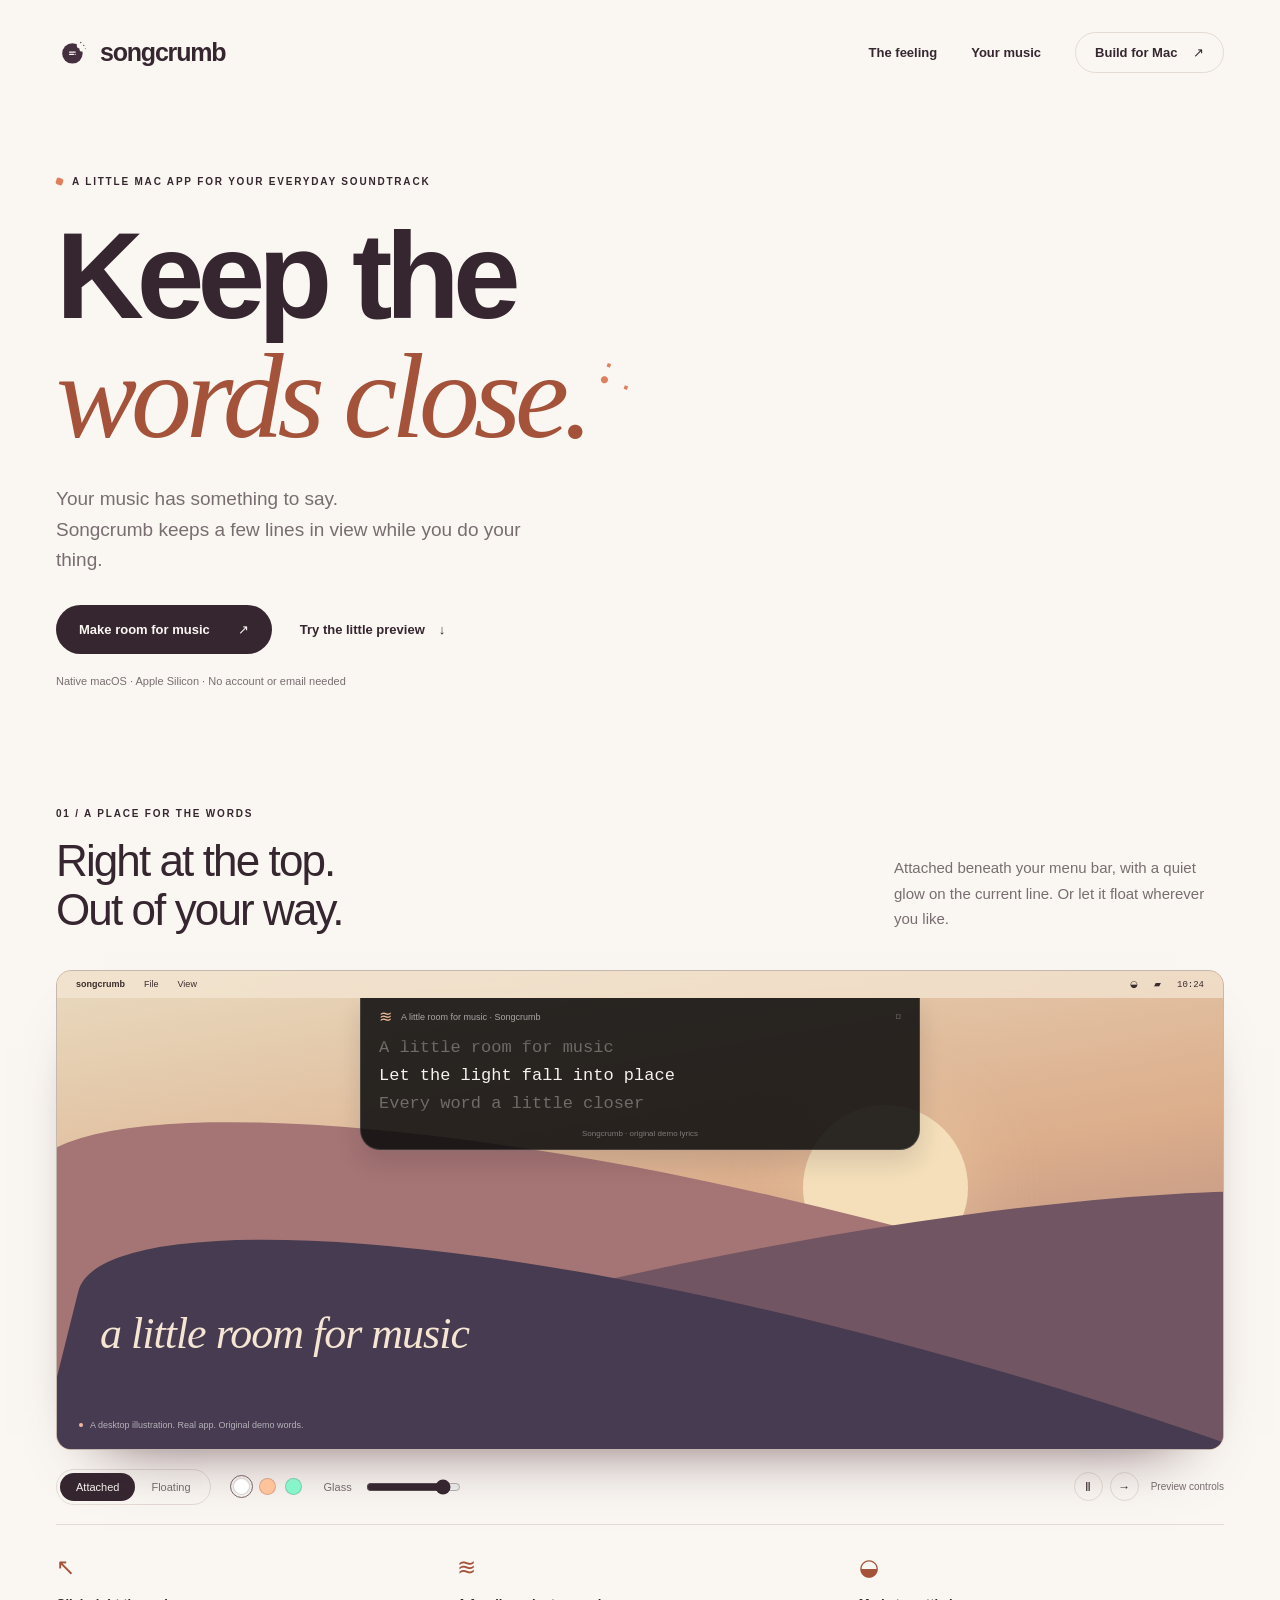
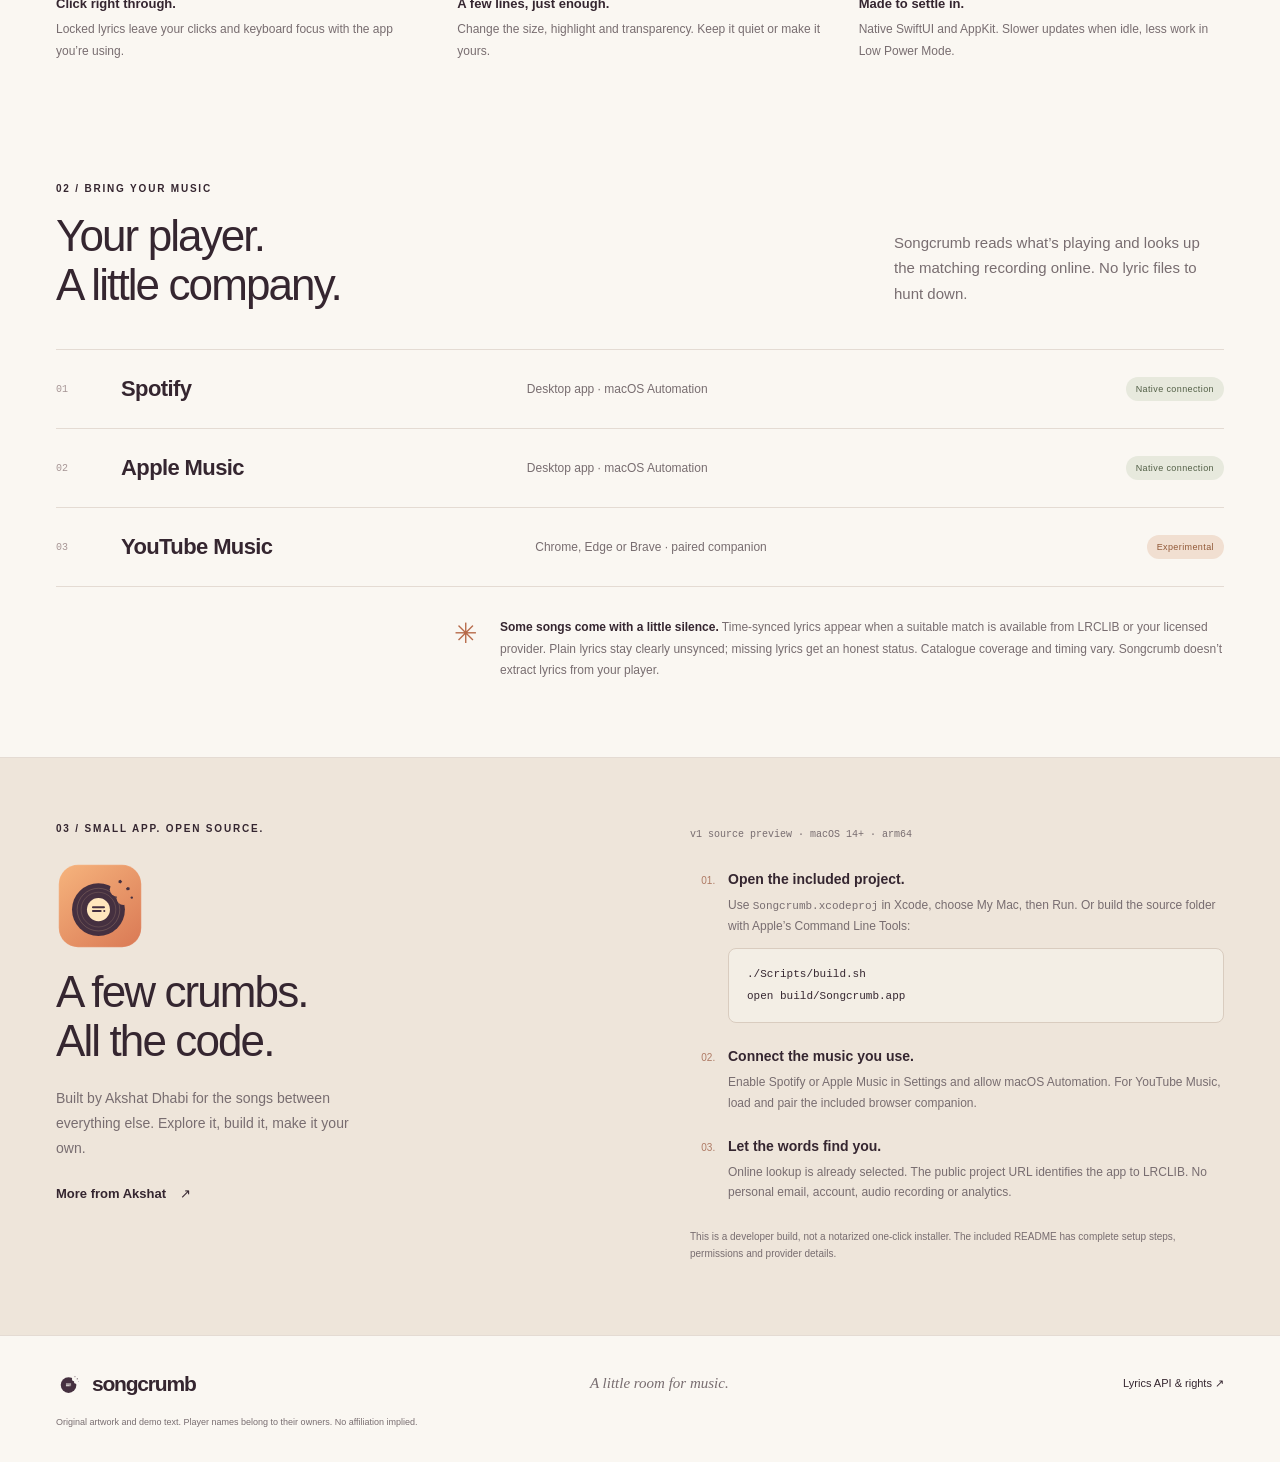
<file: docs/index.html>
<!doctype html>
<html lang="en">
<head>
<meta charset="utf-8"><meta name="viewport" content="width=device-width,initial-scale=1">
<meta name="theme-color" content="#faf7f2">
<meta name="description" content="Songcrumb is a native macOS lyrics overlay. A few words from your music, right beneath the menu bar.">
<title>Songcrumb — Keep the words close.</title>
<link rel="icon" href="assets/app-icon.svg" type="image/svg+xml"><link rel="stylesheet" href="styles.css">
<script src="demo.js" defer></script>
</head>
<body>
<a class="skip" href="#main">Skip to content</a>
<header class="nav wrap"><a class="brand" href="#" aria-label="Songcrumb home"><img src="assets/mark.svg" width="34" height="34" alt=""><span>songcrumb</span></a><nav aria-label="Main"><a href="#experience">The feeling</a><a href="#compatibility">Your music</a><a class="nav-build" href="#build">Build for Mac <span aria-hidden="true">↗</span></a></nav></header>
<main id="main">
<section class="hero wrap">
<div class="eyebrow"><span class="crumb-dot"></span> A little Mac app for your everyday soundtrack</div>
<h1>Keep the<br><em>words close.</em><span class="headline-crumbs" aria-hidden="true">·<br>• ·</span></h1>
<p>Your music has something to say.<br>Songcrumb keeps a few lines in view while you do your thing.</p>
<div class="hero-actions"><a class="button primary" href="#build">Make room for music <span aria-hidden="true">↗</span></a><a class="text-link" href="#experience">Try the little preview <span aria-hidden="true">↓</span></a></div>
<p class="fine">Native macOS · Apple Silicon · No account or email needed</p>
</section>
<section id="experience" class="experience wrap" aria-labelledby="experience-title">
<div class="section-heading"><div><span class="eyebrow">01 / A place for the words</span><h2 id="experience-title">Right at the top.<br>Out of your way.</h2></div><p>Attached beneath your menu bar, with a quiet glow on the current line. Or let it float wherever you like.</p></div>
<div class="desktop" id="desktop" role="img" aria-label="Illustrated desktop with an interactive Songcrumb overlay; original sample lyrics">
<div class="desktop-bar"><span class="desktop-app">songcrumb</span><span>File</span><span>View</span><span class="bar-right">◒ &nbsp; ▰ &nbsp; 10:24</span></div>
<div class="sky"><div class="sun"></div><div class="hill hill-one"></div><div class="hill hill-two"></div><div class="hill hill-three"></div><span class="wallpaper-caption">a little room for music</span></div>
<div class="lyric-panel" id="lyric-panel"><div class="panel-meta"><span class="quote" aria-hidden="true">≋</span><span>A little room for music · Songcrumb</span><span class="panel-lock" aria-hidden="true">⌑</span></div><div class="lyric-viewport"><div class="lyric-lines" id="lyric-lines"></div></div><div class="credit">Songcrumb · original demo lyrics</div></div>
<div class="desktop-note"><span class="desktop-dot"></span> A desktop illustration. Real app. Original demo words.</div>
</div>
<div class="demo-tools"><div class="segmented" aria-label="Preview position"><button type="button" data-mode="top" aria-pressed="true">Attached</button><button type="button" data-mode="floating" aria-pressed="false">Floating</button></div><div class="swatches" aria-label="Preview highlight"><button type="button" class="swatch white" data-color="white" aria-label="White highlight" aria-pressed="true"></button><button type="button" class="swatch peach" data-color="peach" aria-label="Peach highlight" aria-pressed="false"></button><button type="button" class="swatch mint" data-color="mint" aria-label="Mint highlight" aria-pressed="false"></button></div><label class="opacity">Glass <input id="opacity" type="range" min="25" max="95" value="86" aria-label="Preview backdrop opacity"></label><div class="demo-transport"><button type="button" id="play" aria-label="Pause demo animation">Ⅱ</button><button type="button" id="next" aria-label="Next demo lyric">→</button><span>Preview controls</span></div></div>
<div class="details-row"><p><span>↖</span><strong>Click right through.</strong> Locked lyrics leave your clicks and keyboard focus with the app you’re using.</p><p><span>≋</span><strong>A few lines, just enough.</strong> Change the size, highlight and transparency. Keep it quiet or make it yours.</p><p><span>◒</span><strong>Made to settle in.</strong> Native SwiftUI and AppKit. Slower updates when idle, less work in Low Power Mode.</p></div>
</section>
<section class="compatibility wrap" id="compatibility" aria-labelledby="music-title"><div class="section-heading"><div><span class="eyebrow">02 / Bring your music</span><h2 id="music-title">Your player.<br>A little company.</h2></div><p>Songcrumb reads what’s playing and looks up the matching recording online. No lyric files to hunt down.</p></div><div class="source-list"><div class="source"><span class="source-number">01</span><h3>Spotify</h3><p>Desktop app · macOS Automation</p><span class="source-tag">Native connection</span></div><div class="source"><span class="source-number">02</span><h3>Apple Music</h3><p>Desktop app · macOS Automation</p><span class="source-tag">Native connection</span></div><div class="source"><span class="source-number">03</span><h3>YouTube Music</h3><p>Chrome, Edge or Brave · paired companion</p><span class="source-tag beta">Experimental</span></div></div><div class="honest-note"><span aria-hidden="true">✳</span><p><strong>Some songs come with a little silence.</strong> Time-synced lyrics appear when a suitable match is available from LRCLIB or your licensed provider. Plain lyrics stay clearly unsynced; missing lyrics get an honest status. Catalogue coverage and timing vary. Songcrumb doesn’t extract lyrics from your player.</p></div></section>
<section class="build-section" id="build" aria-labelledby="build-title"><div class="wrap build-inner"><div class="build-copy"><span class="eyebrow">03 / Small app. Open source.</span><img src="assets/app-icon.svg" width="88" height="88" alt="Songcrumb’s bitten-record icon"><h2 id="build-title">A few crumbs.<br>All the code.</h2><p>Built by Akshat Dhabi for the songs between everything else. Explore it, build it, make it your own.</p><a class="text-link" href="https://github.com/akshatdhabi" rel="noopener noreferrer">More from Akshat <span aria-hidden="true">↗</span></a></div><div class="build-steps"><span class="release-note">v1 source preview · macOS 14+ · arm64</span><ol><li><strong>Open the included project.</strong><p>Use <code>Songcrumb.xcodeproj</code> in Xcode, choose My Mac, then Run. Or build the source folder with Apple’s Command Line Tools:</p><pre><code>./Scripts/build.sh
open build/Songcrumb.app</code></pre></li><li><strong>Connect the music you use.</strong><p>Enable Spotify or Apple Music in Settings and allow macOS Automation. For YouTube Music, load and pair the included browser companion.</p></li><li><strong>Let the words find you.</strong><p>Online lookup is already selected. The public project URL identifies the app to LRCLIB. No personal email, account, audio recording or analytics.</p></li></ol><p class="fine">This is a developer build, not a notarized one-click installer. The included README has complete setup steps, permissions and provider details.</p></div></div></section>
</main><footer class="wrap"><a class="brand" href="#"><img src="assets/mark.svg" width="26" height="26" alt=""><span>songcrumb</span></a><span>A little room for music.</span><a href="https://lrclib.net/docs" rel="noopener noreferrer">Lyrics API &amp; rights ↗</a><p>Original artwork and demo text. Player names belong to their owners. No affiliation implied.</p></footer>
</body></html>
</file>
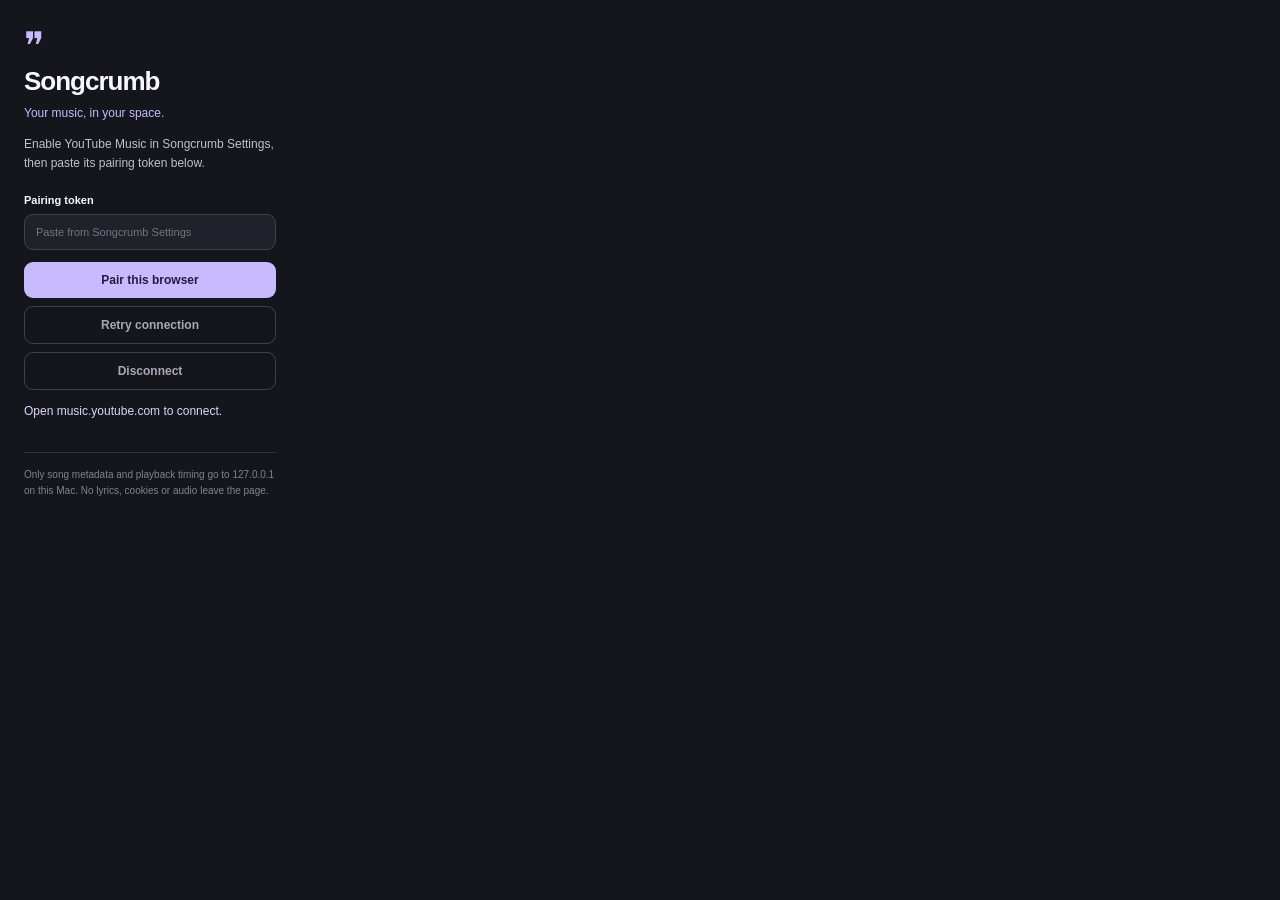
<file: YouTubeMusicCompanion/popup.html>
<!doctype html>
<html lang="en"><head><meta charset="utf-8"><title>Pair Songcrumb</title><link rel="stylesheet" href="popup.css"></head>
<body>
  <div class="mark">❞</div><h1>Songcrumb</h1><p class="tagline">Your music, in your space.</p>
  <p>Enable YouTube Music in Songcrumb Settings, then paste its pairing token below.</p>
  <label for="token">Pairing token</label>
  <input id="token" type="password" autocomplete="off" spellcheck="false" maxlength="64" placeholder="Paste from Songcrumb Settings">
  <button id="save">Pair this browser</button><button id="retry" class="secondary">Retry connection</button><button id="disconnect" class="secondary">Disconnect</button>
  <p id="status" role="status">Open music.youtube.com to connect.</p>
  <p class="privacy">Only song metadata and playback timing go to 127.0.0.1 on this Mac. No lyrics, cookies or audio leave the page.</p>
  <script src="popup.js"></script>
</body></html>
</file>
<file: docs/styles.css>
:root{--paper:#faf7f2;--ink:#352630;--muted:#786d70;--warm:#df805c;--line:#e4dbd3;--lyric:#f4f3ee;--glass:.86;font-family:-apple-system,BlinkMacSystemFont,"Segoe UI",sans-serif;color:var(--ink);background:var(--paper);font-synthesis:none;scroll-behavior:smooth}*{box-sizing:border-box}body{margin:0}a{color:inherit;text-decoration:none}button,input{font:inherit}button,a,input{touch-action:manipulation}a:focus-visible,button:focus-visible,input:focus-visible{outline:3px solid #a34e35;outline-offset:5px}button{cursor:pointer}a:hover{color:#a34e35}.wrap{max-width:1180px;width:calc(100% - 112px);margin-inline:auto}.nav{height:104px;display:flex;align-items:center;justify-content:space-between}.brand{display:flex;align-items:center;gap:10px;font-size:25px;font-weight:730;letter-spacing:-1.2px}.brand img{object-fit:contain}.nav nav{display:flex;align-items:center;gap:34px;font-size:13px;font-weight:550}.nav-build{border:1px solid var(--line);padding:12px 19px;border-radius:99px}.nav-build span{margin-left:12px}.hero{padding:72px 0 76px;position:relative}.eyebrow{font-size:10px;letter-spacing:1.8px;text-transform:uppercase;font-weight:650;display:block}.hero .eyebrow{display:flex;align-items:center;gap:9px}.crumb-dot{width:7px;height:7px;background:var(--warm);border-radius:2px;transform:rotate(18deg)}h1{font-size:clamp(72px,9.5vw,130px);font-weight:550;line-height:.98;letter-spacing:-7px;margin:30px 0 28px;position:relative;max-width:900px}h1 em{font-family:Georgia,"Times New Roman",serif;font-weight:400;letter-spacing:-6px;color:#a4523a}h1 .headline-crumbs{display:inline-block;font-size:25px;letter-spacing:4px;line-height:15px;vertical-align:top;transform:rotate(20deg);color:var(--warm);margin:26px 0 0 15px}.hero>p:not(.fine){font-size:19px;line-height:1.6;color:var(--muted);max-width:480px}.hero-actions{display:flex;align-items:center;gap:28px;margin:30px 0 18px}.button{padding:17px 23px;border-radius:99px;font-size:13px;font-weight:600;display:inline-flex;align-items:center;gap:28px}.primary{background:var(--ink);color:var(--paper)}.primary:hover{background:#59404c;color:#fff}.text-link{font-size:13px;font-weight:600;display:inline-flex;gap:14px;align-items:center}.fine{font-size:11px;line-height:1.7;color:var(--muted)}.section-heading{display:flex;justify-content:space-between;align-items:flex-end;gap:60px;margin-bottom:35px}h2{font-size:44px;line-height:1.12;letter-spacing:-1.9px;font-weight:520;margin:17px 0 0}.section-heading>p{font-size:15px;line-height:1.7;color:var(--muted);max-width:330px;margin:0 0 3px}.experience{padding:30px 0 90px}.desktop{height:480px;border:1px solid #c5b8ae;border-radius:15px;overflow:hidden;position:relative;isolation:isolate;box-shadow:0 32px 65px -47px #4e2b35;background:#e0b894}.desktop-bar{height:27px;position:relative;z-index:2;background:#f5e7d5b5;backdrop-filter:blur(16px);display:flex;align-items:center;gap:19px;padding:0 19px;font-size:9px;color:#392d2d}.desktop-app{font-weight:700}.bar-right{margin-left:auto;font-family:ui-monospace,monospace;font-size:9px}.sky{position:absolute;inset:0;overflow:hidden;background:linear-gradient(170deg,#e8d6ba 5%,#dcae8c 50%,#9e777d 100%)}.sun{position:absolute;width:165px;height:165px;background:#f4dfba;border-radius:50%;left:64%;top:28%;box-shadow:0 0 90px #ffe6bb60}.hill{position:absolute;width:150%;height:75%;border-radius:50% 70% 0 0;bottom:-31%;left:-22%;transform:rotate(-12deg)}.hill-one{background:#a57474;bottom:-28%;left:-5%;transform:rotate(13deg)}.hill-two{background:#725563;bottom:-37%;transform:rotate(-14deg)}.hill-three{background:#463b50;bottom:-55%;left:-1%;transform:rotate(14deg)}.wallpaper-caption{position:absolute;bottom:90px;left:43px;z-index:1;color:#f5e5d2;font-family:Georgia,serif;font-style:italic;font-size:clamp(23px,4vw,44px);letter-spacing:-1px}.lyric-panel{position:absolute;top:27px;left:50%;transform:translateX(-50%);width:min(560px,85%);height:152px;background:rgba(10,10,11,var(--glass));border:1px solid #ffffff24;border-top:0;border-radius:0 0 20px 20px;box-shadow:0 12px 25px #1c132322;color:#fff;padding:12px 18px 9px;display:flex;flex-direction:column;transition:top .5s,border-radius .5s,background .2s;--lyric:#f4f3ee}.lyric-panel.floating{top:220px;border-radius:23px;border-top:1px solid #ffffff24}.panel-meta{display:flex;align-items:center;font-size:9px;color:#fff9;gap:9px;line-height:14px;white-space:nowrap}.panel-meta>span:nth-child(2){overflow:hidden;text-overflow:ellipsis}.quote{color:#f3be9b;font-size:16px}.panel-lock{margin-left:auto;color:#fff6}.lyric-viewport{overflow:hidden;position:relative;flex:1;mask-image:linear-gradient(transparent,#000 20%,#000 80%,transparent);margin:3px 0}.lyric-lines{position:absolute;inset:0 0 auto;font-family:ui-monospace,SFMono-Regular,Menlo,Monaco,Consolas,monospace;transition:transform .45s ease-in-out}.lyric-lines p{height:28px;line-height:28px;font-size:17px;font-weight:400;margin:0;color:#ffffff55;white-space:nowrap;overflow:hidden;text-overflow:ellipsis}.lyric-lines p.active{color:var(--lyric);font-weight:500}.credit{font-size:8px;color:#fff6;text-align:center;line-height:12px}.desktop-note{position:absolute;bottom:19px;left:22px;font-size:9px;color:#fff9;display:flex;align-items:center;gap:7px}.desktop-dot{height:4px;width:4px;border-radius:50%;background:#f3b99c}.demo-tools{display:flex;align-items:center;gap:22px;padding:19px 0;border-bottom:1px solid var(--line);flex-wrap:wrap}.segmented{display:flex;border:1px solid var(--line);border-radius:99px;padding:3px}.segmented button{border:0;background:transparent;padding:8px 16px;border-radius:99px;font-size:11px;color:var(--muted)}.segmented button[aria-pressed=true]{background:var(--ink);color:var(--paper)}.swatches{display:flex;gap:9px}.swatch{width:17px;height:17px;border-radius:50%;border:1px solid #37263133;position:relative}.swatch[aria-pressed=true]:after{content:"";position:absolute;inset:-4px;border:1px solid #78646a;border-radius:50%}.white{background:#fff}.peach{background:#ffc39b}.mint{background:#87f5c9}.opacity{display:flex;align-items:center;gap:12px;font-size:11px;color:var(--muted)}.opacity input{width:95px;accent-color:var(--ink)}.demo-transport{display:flex;align-items:center;gap:7px;margin-left:auto}.demo-transport button{background:none;border:1px solid var(--line);width:29px;height:29px;border-radius:50%;color:var(--ink);font-size:12px}.demo-transport span{font-size:10px;color:var(--muted);margin-left:5px}.details-row{display:grid;grid-template-columns:repeat(3,1fr);gap:36px;margin-top:22px}.details-row p{font-size:12px;line-height:1.8;color:var(--muted);margin:0}.details-row strong{display:block;color:var(--ink);font-size:13px;font-weight:600;margin:4px 0}.details-row p>span{font-size:23px;color:#a4523a}.compatibility{padding:30px 0 75px}.source-list{border-top:1px solid var(--line);margin-top:40px}.source{display:grid;grid-template-columns:45px 1fr 1.5fr auto;align-items:center;gap:20px;padding:26px 0;border-bottom:1px solid var(--line)}.source-number{font-family:ui-monospace,monospace;font-size:10px;color:#a79696}.source h3{font-size:22px;letter-spacing:-.6px;margin:0;font-weight:550}.source p{font-size:12px;color:var(--muted);margin:0}.source-tag{font-size:9px;letter-spacing:.4px;padding:7px 10px;background:#e7e9dd;border-radius:99px;color:#536047}.source-tag.beta{background:#f1dfd1;color:#915837}.honest-note{display:flex;gap:23px;max-width:770px;margin:30px 0 0 auto}.honest-note>span{font-size:28px;color:#b76a49}.honest-note p{font-size:12px;line-height:1.8;color:var(--muted);margin:0}.honest-note strong{color:var(--ink);font-weight:600}.build-section{background:#eee5da;border-block:1px solid var(--line)}.build-inner{display:grid;grid-template-columns:1fr 1fr;gap:100px;padding-block:65px}.build-copy>img{display:block;margin:28px 0 5px}.build-copy>p{font-size:14px;line-height:1.8;color:var(--muted);max-width:310px;margin:20px 0}.build-copy .text-link{margin-top:5px}.release-note{font-family:ui-monospace,monospace;font-size:10px;color:var(--muted)}.build-steps ol{list-style:decimal-leading-zero;margin:30px 0 20px;padding-left:28px}.build-steps li{padding-left:10px;margin-bottom:25px;font-size:12px}.build-steps li::marker{color:#ae7a64;font-size:10px}.build-steps strong{font-size:14px;font-weight:600}.build-steps p{line-height:1.7;color:var(--muted);font-size:12px;margin:8px 0}code{font-family:ui-monospace,SFMono-Regular,Menlo,monospace;font-size:11px}pre{background:#faf7f280;border:1px solid #d9ccbf;padding:15px 18px;line-height:1.8;border-radius:8px;overflow-x:auto}.build-steps>.fine{font-size:10px}footer{display:flex;align-items:center;justify-content:space-between;gap:20px;flex-wrap:wrap;padding-block:35px}footer .brand{font-size:21px}footer>span{font-family:Georgia,serif;font-style:italic;font-size:15px;color:var(--muted)}footer>a:last-of-type{font-size:11px}footer>p{width:100%;font-size:9px;color:var(--muted);margin:0}.skip{position:fixed;top:-100px;left:20px;background:var(--ink);color:#fff;padding:12px;z-index:20}.skip:focus{top:10px}@media(max-width:850px){.wrap{width:calc(100% - 64px)}.hero{padding-top:45px}h1{letter-spacing:-4px}h1 em{letter-spacing:-3px}.section-heading{gap:30px}.source{grid-template-columns:25px 1fr 1fr;gap:12px}.source-tag{grid-column:2;justify-self:start}.source p{grid-column:3;grid-row:auto}.build-inner{gap:45px}.desktop{height:410px}.lyric-panel.floating{top:180px}.details-row{gap:20px}.demo-transport{margin-left:0}h2{font-size:37px}}@media(max-width:600px){.wrap{width:calc(100% - 36px)}.nav{height:80px}.brand{font-size:23px}.nav nav{gap:12px}.nav nav>a:not(.nav-build){display:none}.nav-build{padding:10px 13px;font-size:11px}.hero{padding:45px 0 55px}.eyebrow{font-size:8px;letter-spacing:1.3px}h1{font-size:70px;letter-spacing:-4.5px;margin-top:28px}h1 em{letter-spacing:-3.8px}h1 .headline-crumbs{margin-left:3px;font-size:15px;line-height:9px}.hero>p:not(.fine){font-size:16px}.hero-actions{align-items:flex-start;flex-direction:column;gap:22px}.hero .fine{font-size:9px}.section-heading{display:block}.section-heading>p{margin-top:20px;font-size:13px}.desktop{height:345px;border-radius:10px}.desktop-bar{gap:13px;padding-inline:12px;font-size:8px}.lyric-panel{width:calc(100% - 28px);height:140px;padding:10px 12px 7px}.lyric-lines p{font-size:13px}.panel-meta{font-size:8px}.lyric-panel.floating{top:140px}.desktop-note{font-size:7px;left:12px;bottom:12px}.wallpaper-caption{left:23px;bottom:60px}.sun{width:100px;height:100px}.demo-tools{gap:18px 20px}.segmented button{padding:7px 11px}.opacity input{width:80px}.details-row{grid-template-columns:1fr;gap:20px;margin-top:26px}.details-row p{padding-left:35px;position:relative}.details-row p>span{position:absolute;left:0;top:3px}.experience{padding-bottom:60px}.source{grid-template-columns:20px 1fr auto;padding:21px 0;row-gap:9px}.source h3{font-size:20px}.source p{grid-column:2;grid-row:2;font-size:10px}.source-tag{grid-column:3;grid-row:1/3;font-size:8px;padding:6px}.honest-note{gap:13px}.honest-note>span{font-size:22px}.honest-note p{font-size:11px}.build-inner{grid-template-columns:1fr;gap:30px;padding-block:45px}.build-steps ol{margin-top:23px}.build-copy>img{width:70px;height:70px}footer{gap:20px 10px}footer>span{font-size:12px}footer>a:last-of-type{width:100%}h2{font-size:37px}}@media(prefers-reduced-motion:reduce){:root{scroll-behavior:auto}.lyric-panel,.lyric-lines{transition:none}}
</file>
<file: YouTubeMusicCompanion/popup.css>
:root{color-scheme:dark;font-family:-apple-system,BlinkMacSystemFont,sans-serif;background:#15151c;color:#f8f7ff}body{width:300px;margin:0;padding:24px;box-sizing:border-box}.mark{color:#c7baff;font-size:38px;height:35px}h1{font-size:26px;letter-spacing:-1px;margin:7px 0}.tagline{color:#c7baff;margin-top:0}p{font-size:12px;line-height:1.6;color:#c2c1cb}label{display:block;font-size:11px;margin:20px 0 8px;font-weight:600}input{box-sizing:border-box;width:100%;border:1px solid #41404f;border-radius:9px;padding:11px;background:#21212b;color:white;font:inherit;font-size:11px}button{width:100%;border:0;border-radius:9px;padding:11px;background:#c7baff;color:#231c40;font:inherit;font-size:12px;font-weight:600;cursor:pointer;margin-top:12px}.secondary{background:transparent;color:#aaa8b7;border:1px solid #41404f;margin-top:8px}button:focus-visible,input:focus-visible{outline:2px solid #e0d8ff;outline-offset:3px}.privacy{font-size:10px;color:#83818f;border-top:1px solid #33313e;padding-top:14px}#status{color:#ddd5ff;min-height:38px}
</file>
